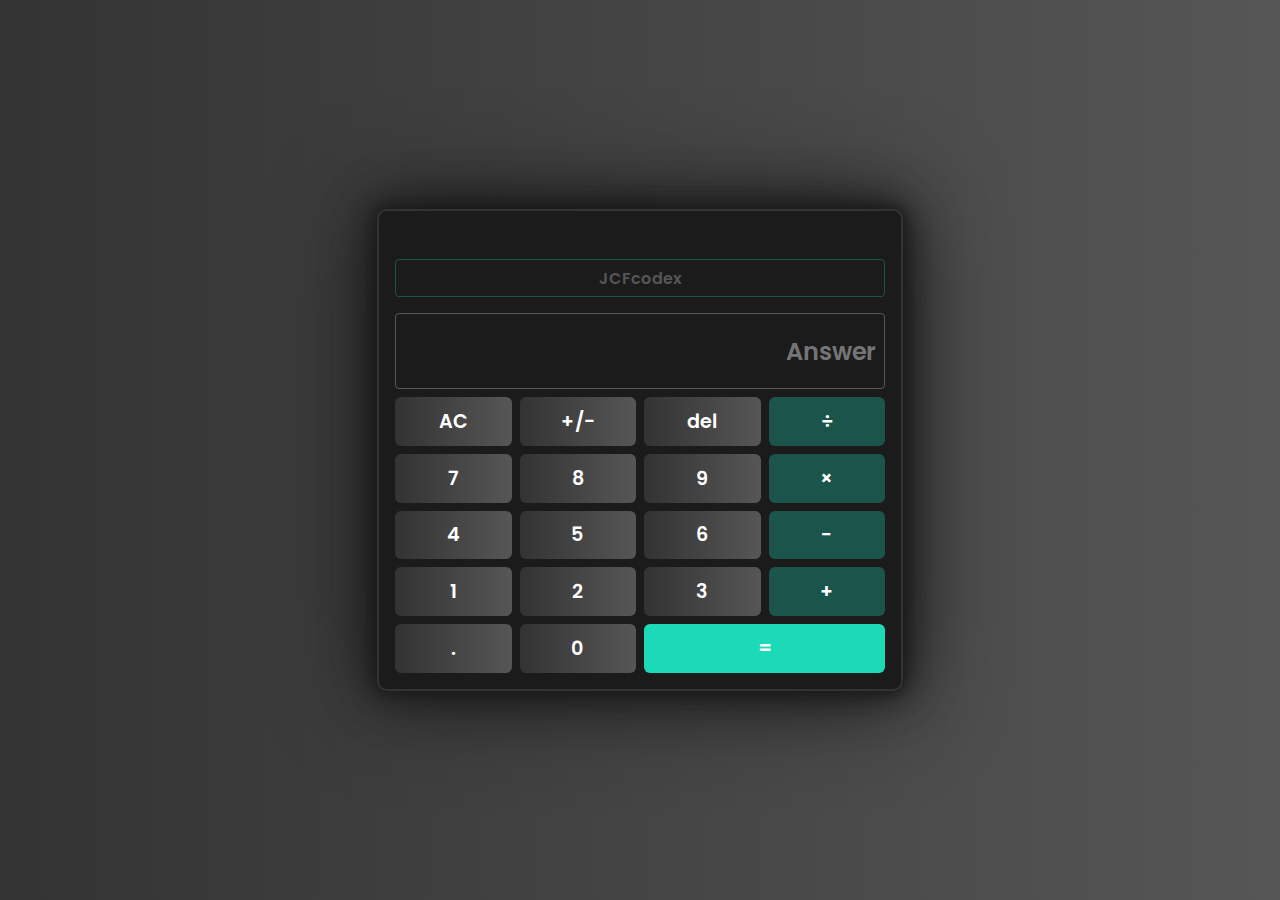
<file: index.html>
<!DOCTYPE html>
<html lang="en">
  <head>
    <meta charset="UTF-8" />
    <meta name="viewport" content="width=device-width, initial-scale=1.0" />
    <title>Calculator</title>
    <link rel="stylesheet" href="./css/style.css" />
    <!-- FONTS -->
    <link rel="preconnect" href="https://fonts.googleapis.com" />
    <link rel="preconnect" href="https://fonts.gstatic.com" crossorigin />

    <!-- Poppins -->
    <link
      href="https://fonts.googleapis.com/css2?family=Poppins:wght@100;200;300;400;500;600;700;800;900&display=swap"
      rel="stylesheet"
    />
  </head>
  <body>
    <div class="calculator">
      <div class="preview">
        <div>
          <label for="calculation-preview" id="input-label">JCFcodex</label>
          <input
            type="text"
            id="calculation-preview"
            spellcheck="false"
            autocomplete="off"
            aria-hidden="true"
            disabled
          />
        </div>
        <div>
          <input
            type="text"
            id="answer-preview"
            spellcheck="false"
            autocomplete="off"
            placeholder="Answer"
            aria-hidden="true"
            disabled
          />
        </div>
      </div>
      <div class="buttons">
        <button class="button tertiary" value="AC" onclick="clearScreen();">
          AC
        </button>
        <button class="button tertiary" value="-" onclick="changeSigns()">
          +/-
        </button>
        <button class="button tertiary" onclick="del();">del</button>
        <button class="button primary" value="/" onclick="operator(this.value)">
          &divide;
        </button>
        <button
          class="button tertiary"
          value="7"
          onclick="
          input(this.value);
          "
        >
          7
        </button>
        <button
          class="button tertiary"
          value="8"
          onclick="
          input(this.value);"
        >
          8
        </button>
        <button
          class="button tertiary"
          value="9"
          onclick="
          input(this.value);"
        >
          9
        </button>
        <button class="button primary" value="*" onclick="operator(this.value)">
          &times;
        </button>
        <button
          class="button tertiary"
          value="4"
          onclick="
          input(this.value);"
        >
          4
        </button>
        <button
          class="button tertiary"
          value="5"
          onclick="
          input(this.value);"
        >
          5
        </button>
        <button
          class="button tertiary"
          value="6"
          onclick="
          input(this.value);"
        >
          6
        </button>
        <button class="button primary" value="-" onclick="operator(this.value)">
          &minus;
        </button>
        <button
          class="button tertiary"
          value="1"
          onclick="
          input(this.value);"
        >
          1
        </button>
        <button
          class="button tertiary"
          value="2"
          onclick="
          input(this.value);"
        >
          2
        </button>
        <button
          class="button tertiary"
          value="3"
          onclick="
          input(this.value);"
        >
          3
        </button>
        <button class="button primary" value="+" onclick="operator(this.value)">
          &plus;
        </button>
        <button
          class="button tertiary"
          value="."
          onclick="
        if(!calcuPreview.value.endsWith('.') ) {
          input(this.value);
        }"
        >
          .
        </button>
        <button
          class="button tertiary"
          value="0"
          onclick="
          if(calcuPreview.value !== '') {
            /* nothing to do */if(calcuPreview.value === 0) {
              input(this.value);

            }else {
              input(this.value);
            }
          }
            
          
          "
        >
          0
        </button>
        <button
          class="button secondary"
          id="equal"
          onclick="performCalculation();"
        >
          =
        </button>
      </div>
    </div>
    <script src="./script/script.js"></script>
  </body>
</html>
</file>
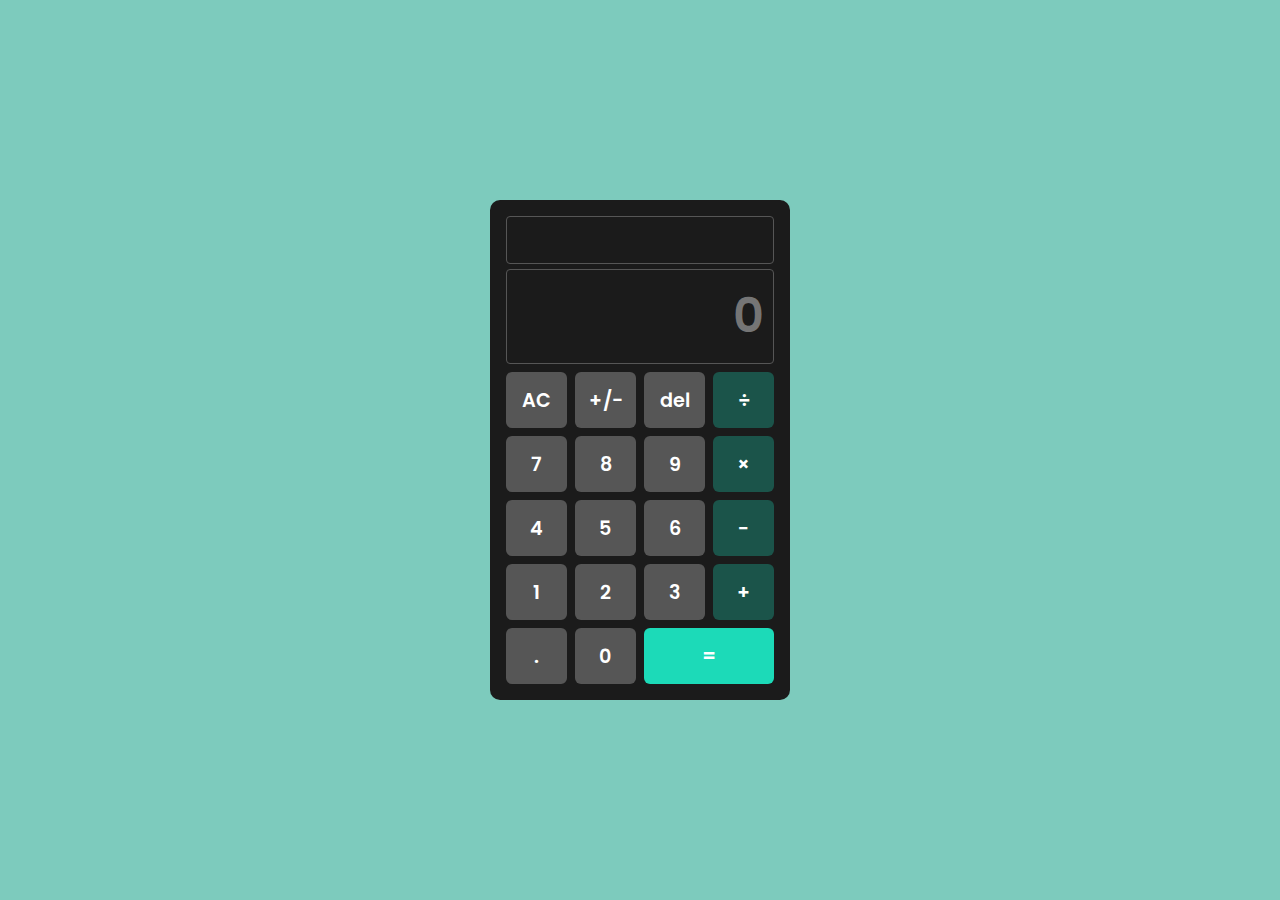
<file: backup/index.html>
<!DOCTYPE html>
<html lang="en">
  <head>
    <meta charset="UTF-8" />
    <meta name="viewport" content="width=device-width, initial-scale=1.0" />
    <title>Calculator</title>
    <link rel="stylesheet" href="./css/style.css" />
    <!-- FONTS -->
    <link rel="preconnect" href="https://fonts.googleapis.com" />
    <link rel="preconnect" href="https://fonts.gstatic.com" crossorigin />

    <!-- Poppins -->
    <link
      href="https://fonts.googleapis.com/css2?family=Poppins:wght@100;200;300;400;500;600;700;800;900&display=swap"
      rel="stylesheet"
    />
  </head>
  <body>
    <div class="calculator">
      <div class="preview">
        <div>
          <input
            type="text"
            id="calculation-preview"
            spellcheck="false"
            autocomplete="off"
            maxlength="6"
            disabled
          />
        </div>
        <div>
          <input
            type="text"
            id="answer-preview"
            spellcheck="false"
            autocomplete="off"
            placeholder="0"
            disabled
          />
        </div>
      </div>
      <div class="buttons">
        <button class="button tertiary" value="AC" onclick="clearScreen();">
          AC
        </button>
        <button class="button tertiary" value="-">+/-</button>
        <button
          class="button tertiary"
          onclick="
          /* update(); */"
        >
          del
        </button>
        <button
          class="button primary"
          value="/"
          onclick="if(firstNumVal !== ''){
          currentOperator = this.value;
        } 
        update();"
        >
          &divide;
        </button>
        <button
          class="button tertiary"
          value="7"
          onclick="
          input(this.value);"
        >
          7
        </button>
        <button
          class="button tertiary"
          value="8"
          onclick="
          input(this.value);"
        >
          8
        </button>
        <button
          class="button tertiary"
          value="9"
          onclick="
          input(this.value);"
        >
          9
        </button>
        <button
          class="button primary"
          value="*"
          onclick="if(firstNumVal !== ''){
          currentOperator = this.value;
        } 
        update();"
        >
          &times;
        </button>
        <button
          class="button tertiary"
          value="4"
          onclick="
          input(this.value);"
        >
          4
        </button>
        <button
          class="button tertiary"
          value="5"
          onclick="
          input(this.value);"
        >
          5
        </button>
        <button
          class="button tertiary"
          value="6"
          onclick="
          input(this.value);"
        >
          6
        </button>
        <button
          class="button primary"
          value="-"
          onclick="if(firstNumVal !== ''){
            currentOperator = this.value;
          } 
          update();"
        >
          &minus;
        </button>
        <button
          class="button tertiary"
          value="1"
          onclick="
          input(this.value);"
        >
          1
        </button>
        <button
          class="button tertiary"
          value="2"
          onclick="
          input(this.value);"
        >
          2
        </button>
        <button
          class="button tertiary"
          value="3"
          onclick="
          input(this.value);"
        >
          3
        </button>
        <button
          class="button primary"
          value="+"
          onclick="if(firstNumVal !== ''){
            currentOperator = this.value;
          } 
          update();"
        >
          &plus;
        </button>
        <button
          class="button tertiary"
          value="."
          onclick="
          if(!calcuPreview.value.endsWith('.')) {
            input(this.value);
          }
          "
        >
          .
        </button>
        <button
          class="button tertiary"
          value="0"
          onclick="
          if(calcuPreview.value === '') {
            /* nothing to do */
          }else {
            if(calcuPreview.value === 0) {
              calcuPreview.value = '';
              input(this.value);

            }else {
              input(this.value);
            }
          }
          "
        >
          0
        </button>
        <button
          class="button secondary"
          id="equal"
          value="="
          onclick="
          checkResult();"
        >
          =
        </button>
      </div>
    </div>
    <script src="./script/script.js"></script>
  </body>
</html>
</file>
<file: css/style.css>
*,
*::before,
*::after {
  box-sizing: border-box;
}

* {
  margin: 0;
  padding: 0;
  font-family: inherit;
  font-weight: inherit;
}

body {
  font-family: "Poppins", sans-serif;
  font-weight: 600;
  min-height: 100vh;
  max-width: 100%;
  padding: 0.5rem;
  display: flex;
  justify-content: center;
  align-items: center;

  background: linear-gradient(90deg, #333, #565656);
}

.calculator {
  background-color: #1b1b1b;
  width: fit-content;
  height: fit-content;
  border-radius: 10px;
  padding: 3rem 1rem 1rem;
  display: grid;
  grid-template-rows: 1fr 2fr;
  border: 2px solid #333;
  box-shadow: 0 0 10px #1b1b1b, 0 0 25px #1b1b1b, 0 0 50px #1b1b1b,
    0 0 100px #1b1b1b;
}

/* Title */
.title {
  color: #333;
  text-align: center;
}

/* screen preview */
.preview {
  display: grid;
  grid-template-rows: 1fr 2fr;
  margin-bottom: 0.5rem;
  gap: 1rem;
}
.preview div:first-of-type {
  position: relative;
}
#calculation-preview,
#answer-preview {
  text-align: right;
  background-color: transparent;
}
#calculation-preview {
  font-size: auto;
  color: #565656;
  border: 1px solid #1b544a;
}

#calculation-preview::placeholder {
  text-align: center;
}
#answer-preview {
  color: #fff;
  border: 1px solid #565656;
}

#input-label {
  position: absolute;
  top: 50%;
  left: 50%;
  transform: translate(-50%, -50%);
  color: #565656;
  background-color: #1b1b1b;
  border-radius: 24px;

  transition: top 0.25s ease, padding 0.5s ease;
}

input {
  width: 100%;
  height: 100%;
  padding: 0.5rem;
  border-radius: 4px;
  outline: none;
  border: none;
  white-space: nowrap;
/*   text-overflow: ellipsis;
  direction: rtl; */
  overflow: hidden;
}

/* buttons */
.buttons {
  display: grid;
  grid-template: repeat(5, 1fr) / repeat(4, 1fr);
  gap: 0.5rem;
}

.button {
  color: #fff;
  border-radius: 6px;
  border: none;
  font-size: 1.2rem;
  cursor: pointer;

  transition: background-color 0.15s ease;
}

.primary {
  background-color: #1b544a;
}
.primary:active {
  background-color: #1b544995;
}
.secondary {
  background-color: #1cdab8;
}
.secondary:active {
  background-color: #1cdab895;
}
.tertiary {
  background: linear-gradient(90deg, #333, #565656);
}
.tertiary:active {
  background: linear-gradient(90deg, #33333395, #56565695);
}

#equal {
  grid-column: span 2;
}

@media (min-width: 512px) {
  #answer-preview {
    font-size: 1.5rem;
  }
}
</file>
<file: backup/css/style.css>
*,
*::before,
*::after {
  box-sizing: border-box;
}

* {
  margin: 0;
  padding: 0;
  font-family: inherit;
  font-weight: inherit;
}

body {
  font-family: "Poppins", sans-serif;
  font-weight: 600;
  min-height: 100vh;
  max-width: 100%;
  padding: 0.5rem;
  display: flex;
  justify-content: center;
  align-items: center;

  background-color: #7dcbbd;
}

.calculator {
  background-color: #1b1b1b;
  width: 300px;
  height: 500px;
  border-radius: 10px;
  padding: 1rem;
  display: grid;
  grid-template-rows: 1fr 2fr;
}

/* screen preview */
.preview {
  display: grid;
  grid-template-rows: 1fr 2fr;
  margin-bottom: 0.5rem;
  gap: 0.3rem;
}
#calculation-preview,
#answer-preview {
  text-align: right;
  background-color: transparent;
}
#calculation-preview {
  font-size: auto;
  color: #565656;
}
#answer-preview {
  font-size: 3rem;
  color: #fff;
}

input {
  width: 100%;
  height: 100%;
  padding: 0.5rem;
  border-radius: 4px;
  border: 1px solid #565656;
  outline: none;
}

/* buttons */
.buttons {
  display: grid;
  grid-template: repeat(5, 1fr) / repeat(4, 1fr);
  gap: 0.5rem;
}

.button {
  color: #fff;
  border-radius: 6px;
  border: none;
  font-size: 1.2rem;
}

.primary {
  background-color: #1b544a;
}
.secondary {
  background-color: #1cdab8;
}
.tertiary {
  background-color: #565656;
}

#equal {
  grid-column: span 2;
}
</file>
